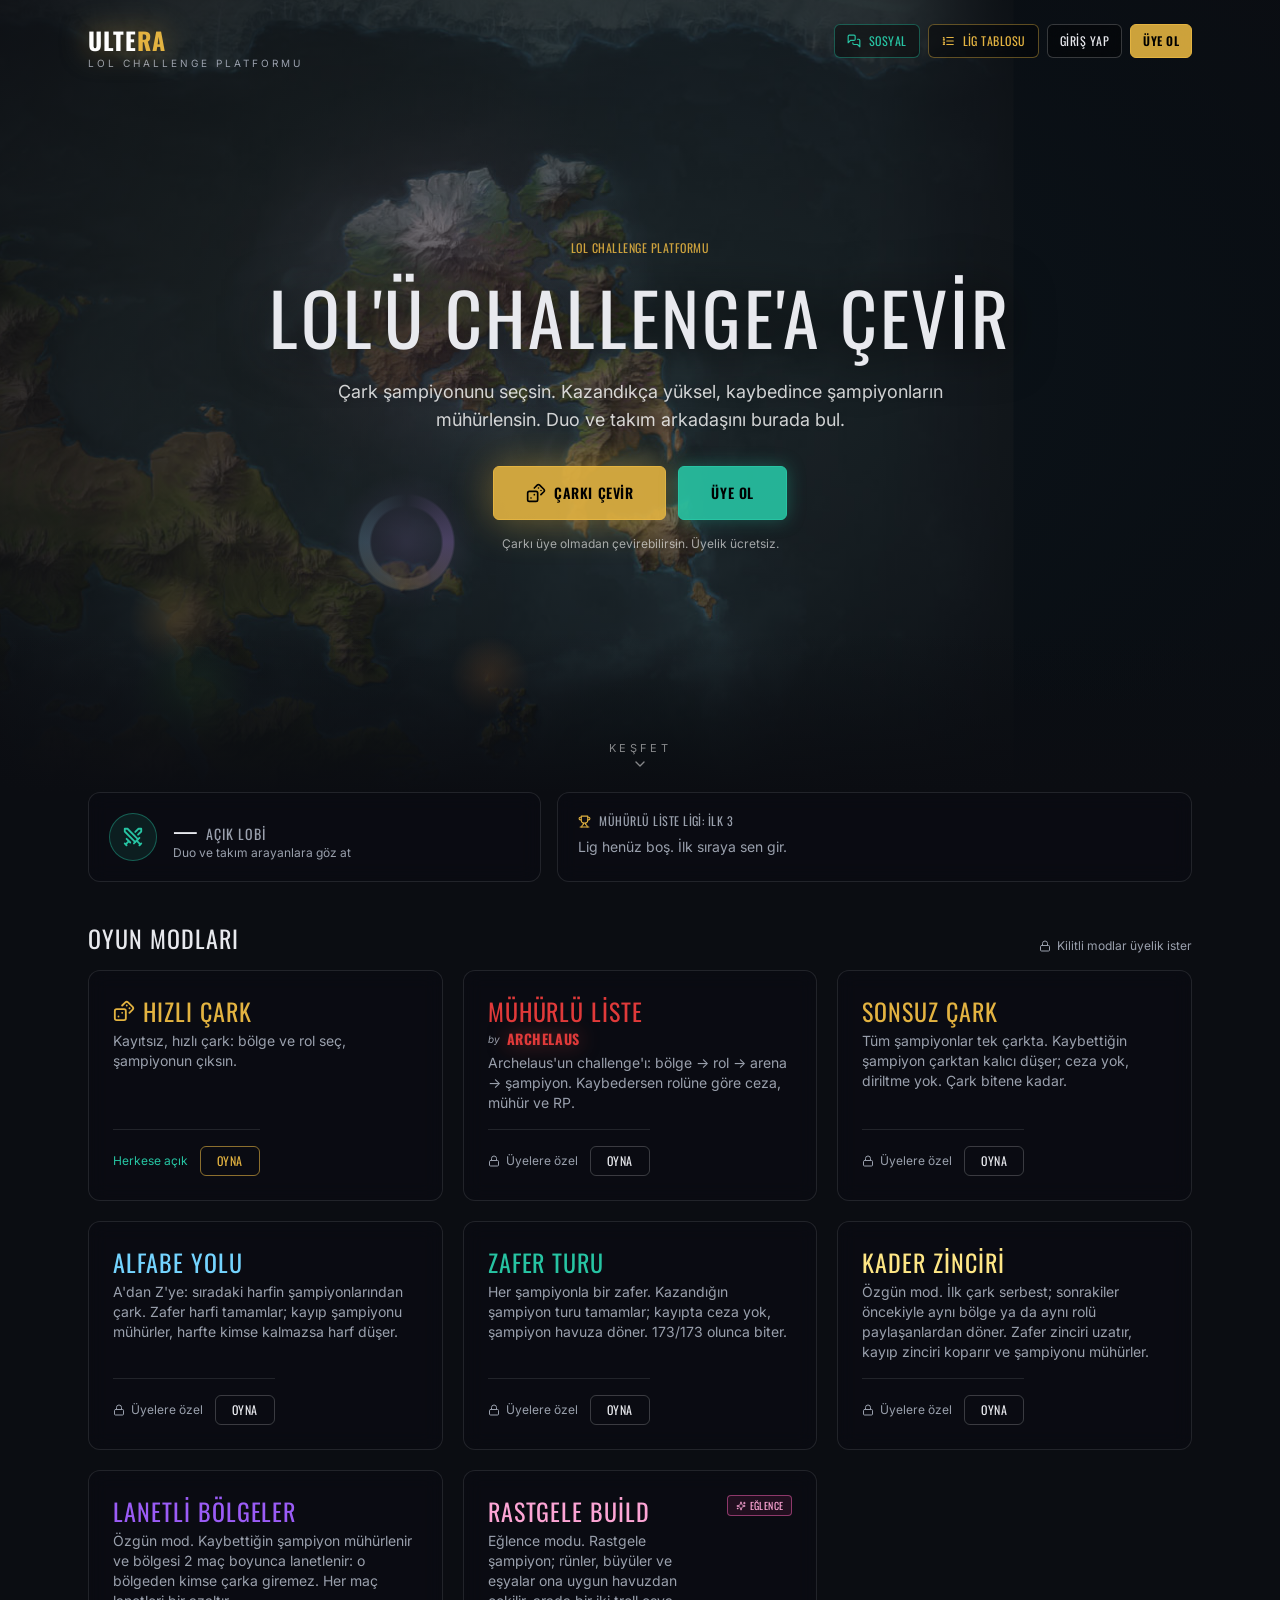
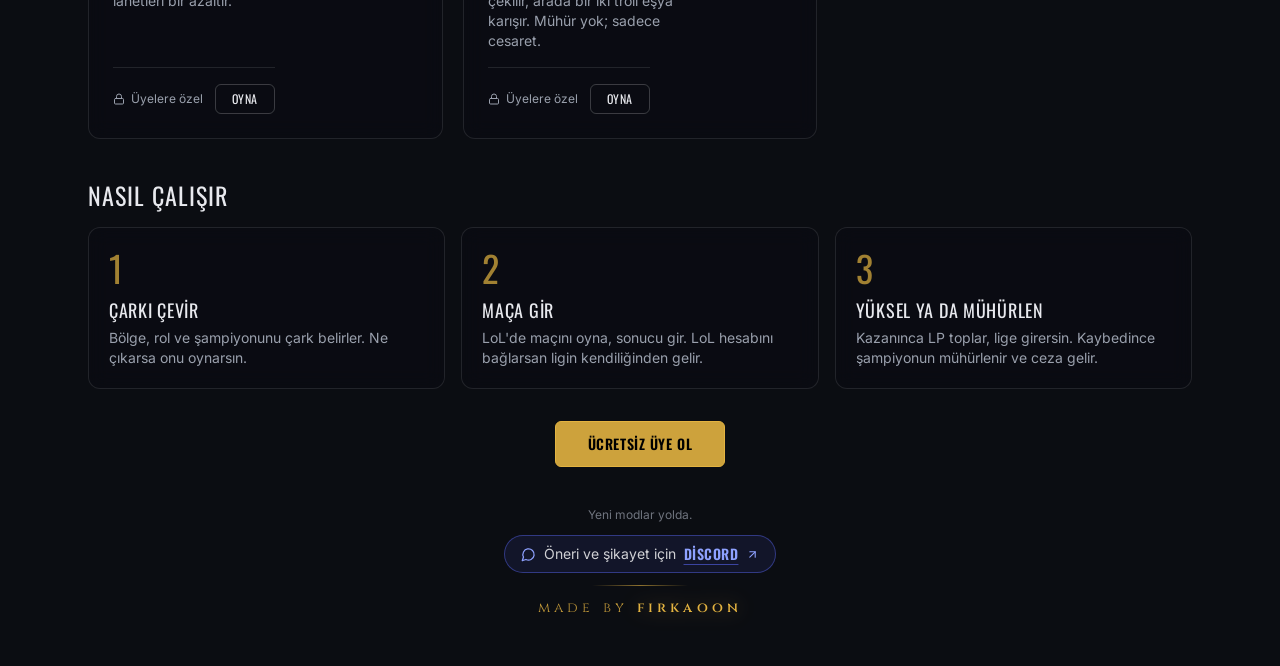
<file: index.html>
<!doctype html>
<html lang="tr">
  <head>
    <meta charset="UTF-8" />
    <meta name="viewport" content="width=device-width, initial-scale=1.0" />
    <meta name="color-scheme" content="dark" />
    <title>Ultera</title>
    <link rel="preconnect" href="https://fonts.googleapis.com" />
    <link rel="preconnect" href="https://fonts.gstatic.com" crossorigin />
    <link
      href="https://fonts.googleapis.com/css2?family=Oswald:wght@400;500;600;700&family=Inter:wght@400;500;600&family=Cinzel:wght@500;600&display=swap"
      rel="stylesheet"
    />
    <script type="module" crossorigin src="/assets/index-Dely97jB.js"></script>
    <link rel="stylesheet" crossorigin href="/assets/index-DU9qLC2z.css">
  </head>
  <body>
    <div id="root"></div>
  </body>
</html>
</file>
